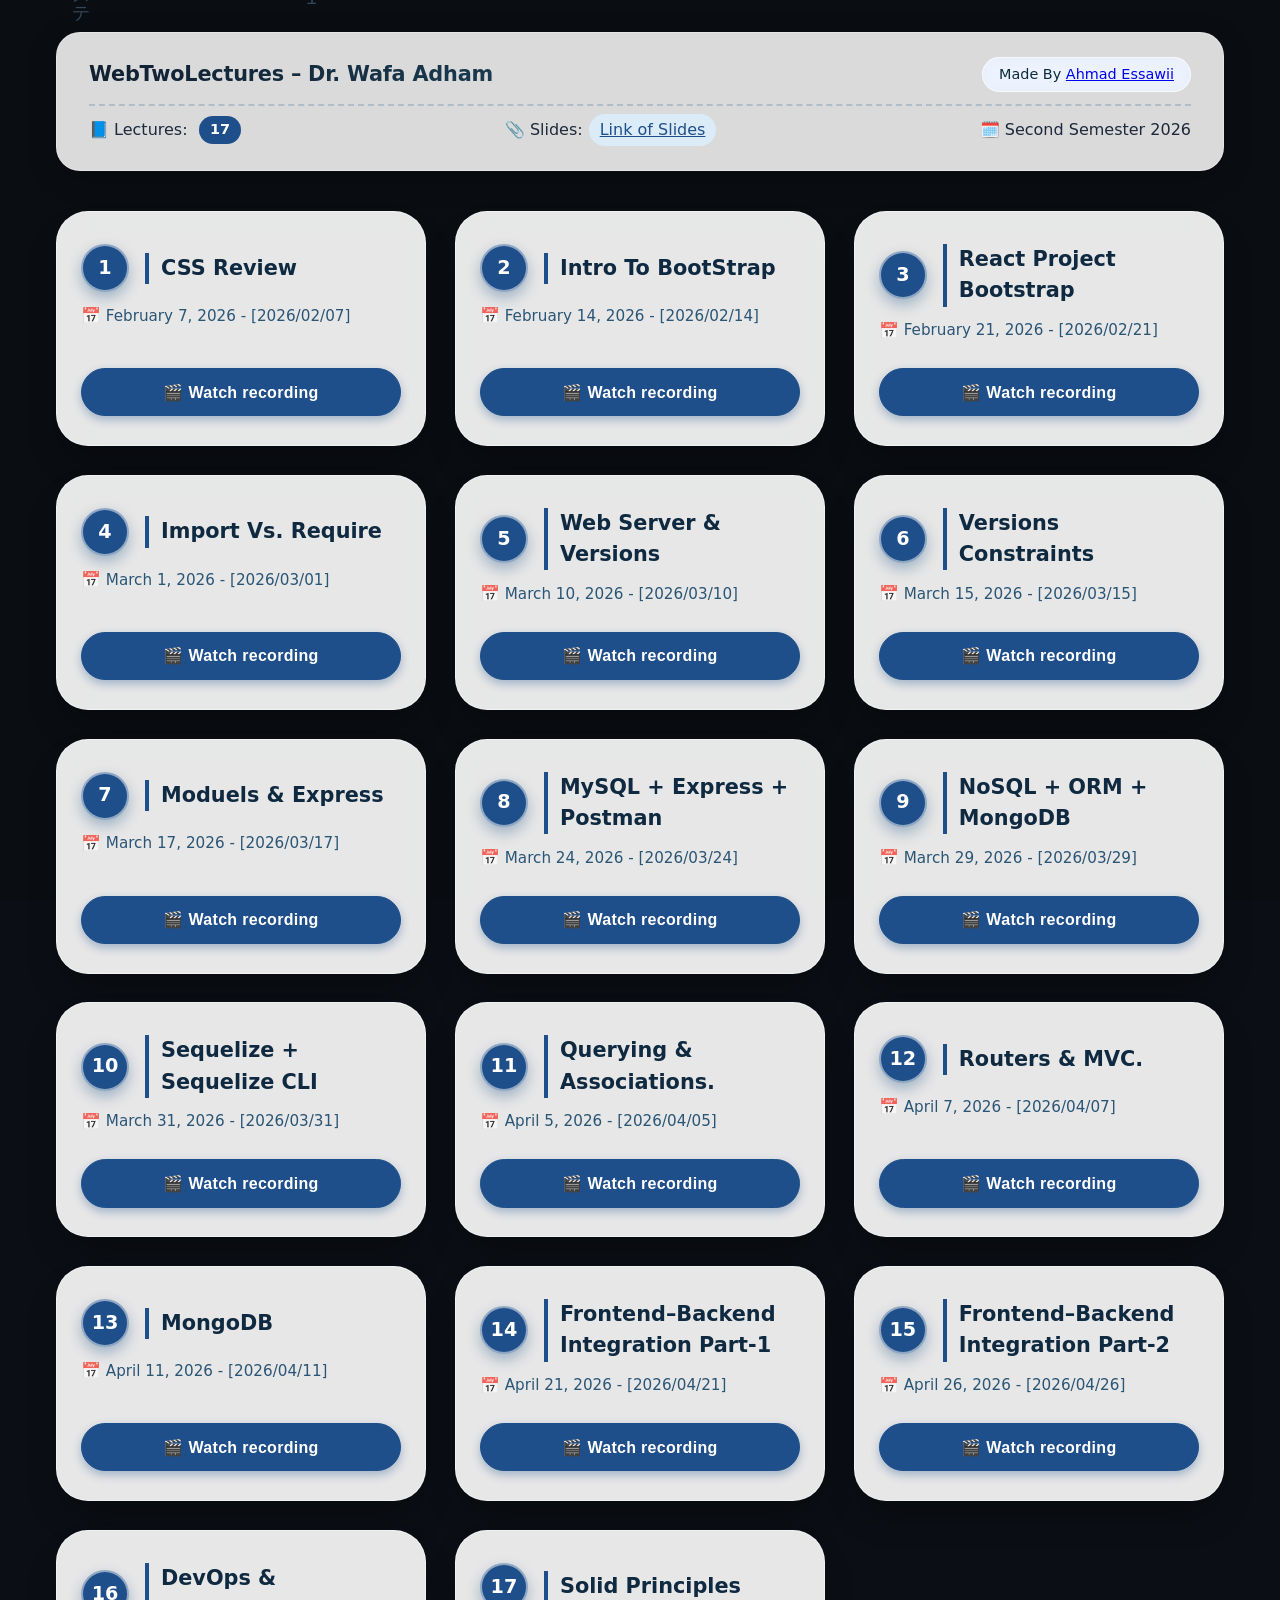
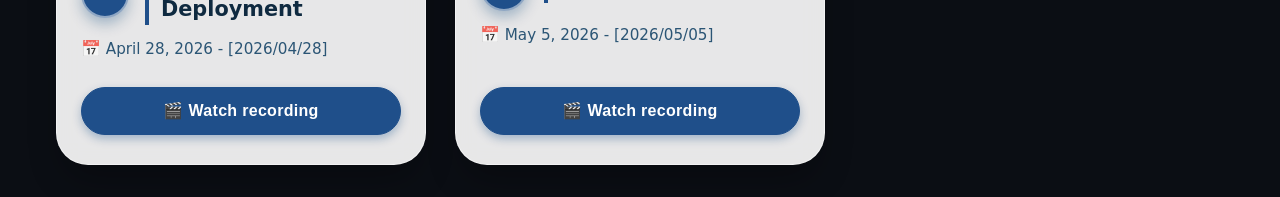
<file: index.html>
<!doctype html>
<html lang="en">
  <head>
    <meta charset="UTF-8" />
    <meta name="viewport" content="width=device-width, initial-scale=1.0" />
    <title>WebTwoLectures · Dr. Wafa Adham · recordings</title>
    <link rel="icon" type="image/png" href="./assets/favicon.svg" />
    <link rel="stylesheet" href="./styles/style.css" />
  </head>
  <body>
    <canvas id="bg-canvas"></canvas>
    <div class="container">
      <header class="header">
        <div class="header-top">
          <span>WebTwoLectures – Dr. Wafa Adham</span>
          <span
            >Made By
            <a href="https://github.com/ahmadessawii06">Ahmad Essawii</a>
          </span>
        </div>
        <div class="header-bottom">
          <span>📘 Lectures: <span id="lecture-count">0</span></span>
          <span
            >📎 Slides:
            <a
              href="https://drive.google.com/drive/folders/1V4lIBkTQLwHPSqHY-ybVplbTp9C6y59g?usp=sharing"
              target="_blank"
              >Link of Slides</a
            >
          </span>
          <span>🗓️ Second Semester 2026</span>
        </div>
      </header>
      <section class="cards-grid" id="cards-grid"></section>
    </div>
  <script type="module" src="scripts/main.js"></script>
  </body>
</html>
</file>
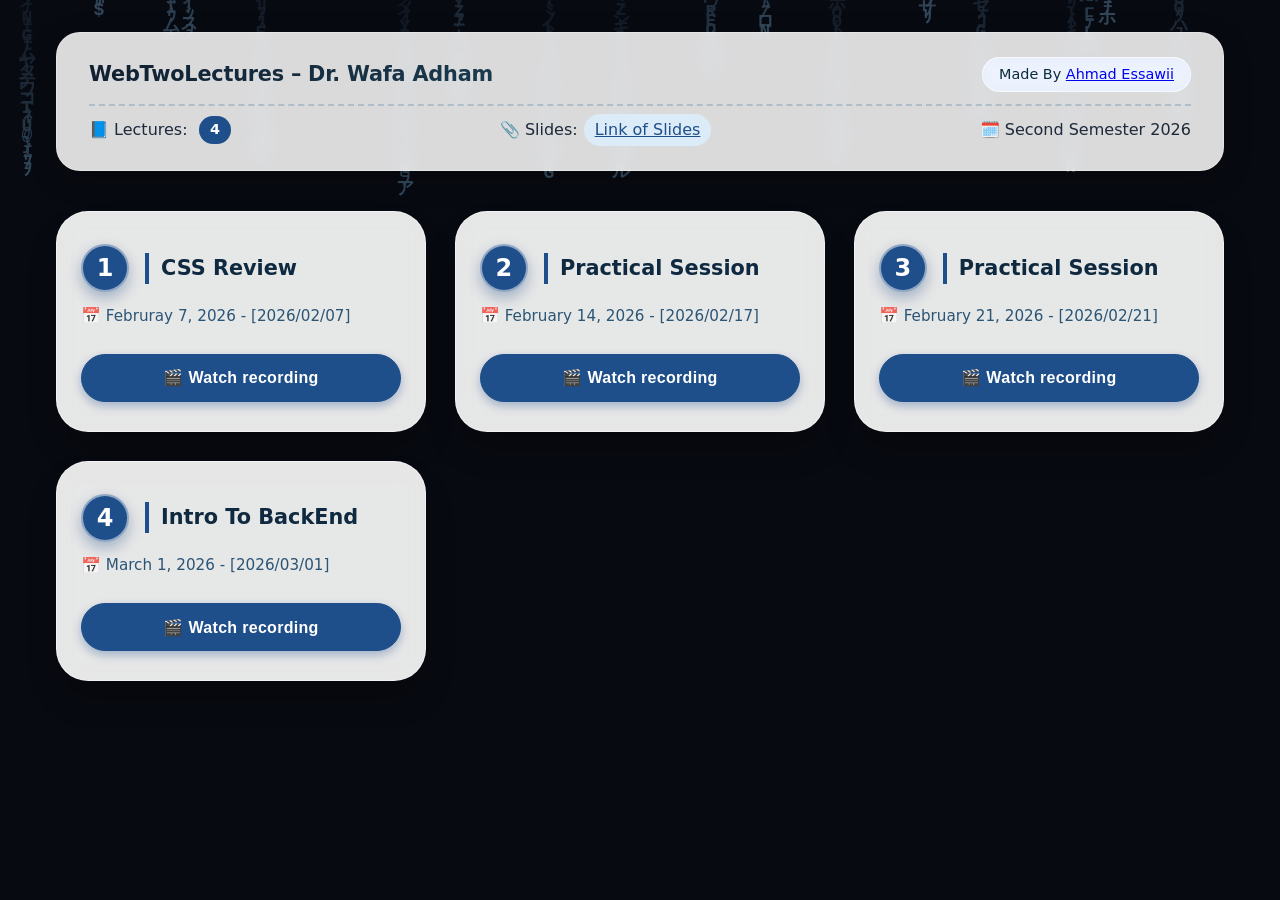
<file: Wafa.html>
<!doctype html>
<html lang="en">
  <head>
    <meta charset="UTF-8" />
    <meta name="viewport" content="width=device-width, initial-scale=1.0" />
    <title>WebTwoLectures · Dr. Wafa Adham · recordings</title>
    <link rel="icon" type="image/png" href="favicon.svg" />
    <style>
      /* ----- RESET & BASE (with background canvas) ----- */
      * {
        margin: 0;
        padding: 0;
        box-sizing: border-box;
      }

      body {
        font-family:
          "Inter",
          system-ui,
          "Segoe UI",
          sans-serif;
        line-height: 1.5;
        color: #1e293b;
        min-height: 100vh;
        position: relative;
        background-color: #0b0e14; /* fallback dark */
      }

      /* canvas for moving code background (matrix-like rain) */
      #bg-canvas {
        position: fixed;
        top: 0;
        left: 0;
        width: 100%;
        height: 100%;
        z-index: 0;
        pointer-events: none;
        opacity: 0.3; /* slightly more subtle to let cards pop */
      }

      /* main container – centered, max width, sits above canvas */
      .container {
        max-width: 1200px;
        width: 100%;
        margin: 0 auto;
        padding: 2rem 1rem;
        position: relative;
        z-index: 2;
      }

      /* ----- HEADER RECTANGLE (with translucency) ----- */
      .header {
        background: rgba(255, 255, 255, 0.85);
        backdrop-filter: blur(8px);
        -webkit-backdrop-filter: blur(8px);
        border-radius: 24px;
        padding: 1.5rem 2rem;
        margin-bottom: 2.5rem;
        box-shadow: 0 8px 30px rgba(0, 0, 0, 0.2);
        border: 1px solid rgba(255, 255, 255, 0.3);
      }

      .header-top {
        display: flex;
        flex-wrap: wrap;
        justify-content: space-between;
        align-items: center;
        gap: 1rem 1.5rem;
        margin-bottom: 0.75rem;
      }

      .header-top span:first-child {
        font-weight: 600;
        font-size: 1.3rem;
        letter-spacing: -0.01em;
        background: linear-gradient(145deg, #0f1e2f, #1b3b4f);
        -webkit-background-clip: text;
        -webkit-text-fill-color: transparent;
        background-clip: text;
      }

      .header-top span:last-child {
        background: rgba(230, 240, 255, 0.7);
        backdrop-filter: blur(4px);
        padding: 0.35rem 1rem;
        border-radius: 40px;
        font-size: 0.9rem;
        font-weight: 500;
        color: #0c2b3b;
        border: 1px solid rgba(255, 255, 255, 0.6);
      }

      .header-bottom {
        display: flex;
        flex-wrap: wrap;
        justify-content: space-between;
        align-items: center;
        gap: 0.75rem 2rem;
        padding-top: 0.5rem;
        border-top: 2px dashed rgba(0, 70, 120, 0.2);
      }

      .header-bottom span {
        display: inline-flex;
        align-items: center;
        gap: 0.4rem;
        font-size: 1rem;
      }

      .header-bottom a {
        color: #1f4f8a;
        
        font-weight: 500;
        padding: 0.2rem 0.6rem;
        background: rgba(220, 240, 255, 0.8);
        border-radius: 30px;
        transition: all 0.2s;
        border: 1px solid transparent;
      }

      .header-bottom a:hover {
        background: white;
        border-color: #1f4f8a;
        box-shadow: 0 2px 8px rgba(0, 70, 150, 0.25);
      }

      #lecture-count {
        background: #1f4f8a;
        color: white;
        font-weight: 600;
        padding: 0.2rem 0.7rem;
        border-radius: 40px;
        margin-left: 0.3rem;
        font-size: 0.9rem;
      }

      /* ----- LECTURE CARDS GRID (glassmorphism) ----- */
      .cards-grid {
        display: grid;
        grid-template-columns: repeat(auto-fit, minmax(280px, 1fr));
        gap: 1.8rem;
      }

      .card {
        background: rgba(255, 255, 255, 0.9);
        backdrop-filter: blur(12px);
        -webkit-backdrop-filter: blur(12px);
        border-radius: 32px;
        padding: 2rem 1.5rem 1.8rem 1.5rem;
        box-shadow: 0 20px 35px -8px rgba(0, 0, 0, 0.3);
        transition: all 0.25s ease;
        border: 1px solid rgba(255, 255, 255, 0.5);
        display: flex;
        flex-direction: column;
      }

      .card:hover {
        transform: translateY(-6px);
        box-shadow: 0 28px 40px -12px rgba(0, 30, 60, 0.4);
        background: rgba(255, 255, 255, 0.95);
        border-color: rgba(255, 255, 255, 0.9);
      }

      /* circular lecture number */
      .lecture-circle {
        width: 48px;
        height: 48px;
        border-radius: 50%;
        background: #1f4f8a;
        color: white;
        display: flex;
        align-items: center;
        justify-content: center;
        font-weight: 700;
        font-size: 1.5rem;
        box-shadow: 0 6px 14px rgba(0, 60, 120, 0.3);
        border: 2px solid rgba(255, 255, 255, 0.5);
      }

      .lecture-header {
        display: flex;
        align-items: center;
        gap: 1rem;
        margin-bottom: 0.75rem;
      }

      .card .title {
        font-size: 1.3rem;
        font-weight: 600;
        color: #0f2a40;
        margin-bottom: 0;
        border-left: 4px solid #1f4f8a;
        padding-left: 0.75rem;
      }

      .card .date {
        font-size: 0.95rem;
        color: #2b5575;
        margin-bottom: 1.6rem;
        display: flex;
        align-items: center;
        gap: 0.3rem;
      }

      .card .date::before {
        content: "📅";
        font-size: 1rem;
        opacity: 0.8;
      }

      .card .btn {
        background: #1f4f8a;
        border: none;
        color: white;
        font-weight: 600;
        font-size: 1rem;
        padding: 0.85rem 1rem;
        border-radius: 50px;
        cursor: pointer;
        transition: 0.15s;
        margin-top: auto;
        border: 1px solid #1f4f8a;
        box-shadow: 0 4px 10px rgba(0, 60, 130, 0.3);
        letter-spacing: 0.3px;
        text-align: center;
      }

      .card .btn:hover {
        background: #0f3a6b;
        border-color: #0f3a6b;
        box-shadow: 0 8px 16px rgba(0, 60, 130, 0.4);
      }

      .card .btn:active {
        background: #09223f;
        transform: scale(0.98);
      }

      /* small screens adjustments */
      @media (max-width: 640px) {
        .container {
          padding: 1rem 0.8rem;
        }
        .header {
          padding: 1.2rem 1.2rem;
        }
        .header-top {
          flex-direction: column;
          align-items: start;
        }
        .header-bottom {
          flex-direction: column;
          align-items: start;
        }
      }
    </style>
  </head>
  <body>
    <!-- canvas background with moving "code rain" -->
    <canvas id="bg-canvas"></canvas>

    <div class="container">
      <!-- HEADER RECTANGLE -->
      <header class="header">
        <div class="header-top">
          <span>WebTwoLectures – Dr. Wafa Adham</a></span>
          <span>Made By 
            <a href="https://github.com/ahmadessawii06">Ahmad Essawii</a>
          </span>
        </div>
        <div class="header-bottom">
          <span>📘 Lectures: <span id="lecture-count">0</span></span>
          <span
            >📎 Slides:
            <a
              href="https://drive.google.com/drive/folders/1V4lIBkTQLwHPSqHY-ybVplbTp9C6y59g?usp=sharing"
              target="_blank"
              >Link of Slides</a
            >
          
            </span
          >
          
          <span>🗓️ Second Semester 2026</span>
        </div>
      </header>

      <!-- DYNAMIC CARD GRID (populated by javascript) -->
      <section class="cards-grid" id="cards-grid"></section>
    </div>

    <script>
      (function () {
        // ---------- LECTURE DATA (from user's actual Zoom recordings) ----------
        const lectures = [
          {
            number: 1,
            title: "CSS Review",
            date: "Februray 7, 2026 - [2026/02/07]",
            link: "https://najah.zoom.us/rec/share/GfE-yw1L3OrrpK7-4_NmH1Y3TwqD2L9-RE25ZGmRzAyy_fQp3EruBz7EmFxIPZs.f6yiy4x49yTmpgh8?startTime=1770466561000",
          },
          {
            number: 2,
            title: "Practical Session",
            date: "February 14, 2026 - [2026/02/17]",
            link: "https://najah.zoom.us/rec/share/jnXrUs1vDCTF4bRG0u16ZXqkDj1YrtQehoxVa2Ew5Ub48dmpmYC-75fMTHrUCfCi.45mSQeHfV4mw-sJD",
          },
          {
            number: 3,
            title: "Practical Session ",
            date: "February 21, 2026 - [2026/02/21]",
            link: "https://najah.zoom.us/rec/share/7LRQXY2UVmUPSsKy1CGQSZcBMBHV3ytzP3WPhrN10jWZZxvfjTk7bTBpKIPqD6b_.JC_ZhQcYJ_AnfVmu",
          },
          {
            number: 4,
            title: "Intro To BackEnd",
            date: "March 1, 2026 - [2026/03/01]",
            link: "https://najah.zoom.us/rec/play/i_cV4PdIHhkvTe6BQpdP_ZTJgqVLvc-HzaQJjQdWLXVQ7LXCrk9OmTTt67cMD9HKwfHPK_b2mYHsZJ2e.Ub-_vFTDfuTBlhVH?eagerLoadZvaPages=sidemenu.billing.plan_management&accessLevel=meeting&canPlayFromShare=true&from=share_recording_detail&continueMode=true&componentName=rec-play&originRequestUrl=https%3A%2F%2Fnajah.zoom.us%2Frec%2Fshare%2F3Xel1XxLfGbRfmLXL_6y4lkHfo3B3DHZxlm2fSU-pmNyiH1silzrjMYjBRPKV92r.Tso4KuNnG_EYph1h",
          },
        ];

        // ---------- RENDER CARDS WITH CIRCLE NUMBER & REAL ZOOM LINKS ----------
        function renderLectureCards() {
          const grid = document.getElementById("cards-grid");
          if (!grid) return;

          grid.innerHTML = "";

          lectures.forEach((lect) => {
            const card = document.createElement("div");
            card.className = "card";

            // using a circle for lecture number + separate title
            card.innerHTML = `
            <div class="lecture-header">
              <div class="lecture-circle">${lect.number}</div>
              <p class="title">${lect.title}</p>
            </div>
            <p class="date">${lect.date}</p>
            <button class="btn" data-link="${lect.link}">🎬 Watch recording</button>
          `;

            // attach click handler to open Zoom link in new tab
            const button = card.querySelector(".btn");
            button.addEventListener("click", (e) => {
              e.preventDefault();
              const link = button.getAttribute("data-link");
              if (link) {
                window.open(link, "_blank", "noopener,noreferrer");
              } else {
                alert("Recording link not available.");
              }
            });

            grid.appendChild(card);
          });

          // update header count
          document.getElementById("lecture-count").textContent =
            lectures.length;
        }

        // run on DOM ready
        if (document.readyState === "loading") {
          document.addEventListener("DOMContentLoaded", renderLectureCards);
        } else {
          renderLectureCards();
        }

        // ---------- BACKGROUND "CODE RAIN" (matrix-like, keeps the vibe) ----------
        const canvas = document.getElementById("bg-canvas");
        const ctx = canvas.getContext("2d");

        let width, height;
        let columns = [];
        const fontSize = 18; // size of each "character"
        const chars =
          "01アイウエオカキクケコサシスセソタチツテトナニヌネノハヒフヘホマミムメモヤユヨラリルレロワヲンｱｲｳｴｵｶｷｸｹｺｻｼｽｾｿﾀﾁﾂﾃﾄﾅﾆﾇﾈﾉﾊﾋﾌﾍﾎﾏﾐﾑﾒﾓﾔﾕﾖﾗﾘﾙﾚﾛﾜｦﾝABCDEFGHIJKLMNOPQRSTUVWXYZ{}[]<>/\\|=+-_*&^%$#@!~";

        function initCanvas() {
          width = window.innerWidth;
          height = window.innerHeight;
          canvas.width = width;
          canvas.height = height;

          // number of columns based on character width
          const colCount = Math.ceil(width / fontSize);
          columns = [];
          for (let i = 0; i < colCount; i++) {
            columns[i] = Math.floor(Math.random() * -height); // start above screen
          }
        }

        function drawRain() {
          // semi-transparent black to create trail effect
          ctx.fillStyle = "rgba(8, 12, 18, 0.07)";
          ctx.fillRect(0, 0, width, height);

          ctx.fillStyle = "#8dd0ff"; // light blue code
          ctx.font = `bold ${fontSize}px 'Courier New', monospace`;
          ctx.textAlign = "center";

          for (let i = 0; i < columns.length; i++) {
            // pick a random character
            const char = chars[Math.floor(Math.random() * chars.length)];
            const x = i * fontSize + fontSize / 2;
            const y = columns[i];

            // draw character
            ctx.fillText(char, x, y);

            // move column down, reset if off screen
            if (y > height + fontSize) {
              columns[i] = -fontSize * Math.random() * 10;
            } else {
              columns[i] += fontSize * 0.5; // speed
            }
          }
          requestAnimationFrame(drawRain);
        }

        window.addEventListener("resize", () => {
          initCanvas();
        });

        // start background
        initCanvas();
        drawRain();
      })();
    </script>
  </body>
</html>
</file>
<file: styles/style.css>
/* ----- RESET & BASE ----- */
* {
  margin: 0;
  padding: 0;
  box-sizing: border-box;
}

body {
  font-family: "Inter", system-ui, "Segoe UI", sans-serif;
  line-height: 1.5;
  color: #1e293b;
  min-height: 100vh;
  position: relative;
  background-color: #0b0e14;
}

#bg-canvas {
  position: fixed;
  top: 0;
  left: 0;
  width: 100%;
  height: 100%;
  z-index: 0;
  pointer-events: none;
  opacity: 0.3;
}

.container {
  max-width: 1200px;
  width: 100%;
  margin: 0 auto;
  padding: 2rem 1rem;
  position: relative;
  z-index: 2;
}

/* ----- HEADER ----- */
.header {
  background: rgba(255, 255, 255, 0.85);
  backdrop-filter: blur(8px);
  -webkit-backdrop-filter: blur(8px);
  border-radius: 24px;
  padding: 1.5rem 2rem;
  margin-bottom: 2.5rem;
  box-shadow: 0 8px 30px rgba(0, 0, 0, 0.2);
  border: 1px solid rgba(255, 255, 255, 0.3);
}

.header-top {
  display: flex;
  flex-wrap: wrap;
  justify-content: space-between;
  align-items: center;
  gap: 1rem 1.5rem;
  margin-bottom: 0.75rem;
}

.header-top span:first-child {
  font-weight: 600;
  font-size: 1.3rem;
  letter-spacing: -0.01em;
  background: linear-gradient(145deg, #0f1e2f, #1b3b4f);
  -webkit-background-clip: text;
  -webkit-text-fill-color: transparent;
  background-clip: text;
}

.header-top span:last-child {
  background: rgba(230, 240, 255, 0.7);
  backdrop-filter: blur(4px);
  padding: 0.35rem 1rem;
  border-radius: 40px;
  font-size: 0.9rem;
  font-weight: 500;
  color: #0c2b3b;
  border: 1px solid rgba(255, 255, 255, 0.6);
}

.header-bottom {
  display: flex;
  flex-wrap: wrap;
  justify-content: space-between;
  align-items: center;
  gap: 0.75rem 2rem;
  padding-top: 0.5rem;
  border-top: 2px dashed rgba(0, 70, 120, 0.2);
}

.header-bottom span {
  display: inline-flex;
  align-items: center;
  gap: 0.4rem;
  font-size: 1rem;
}

.header-bottom a {
  color: #1f4f8a;
  font-weight: 500;
  padding: 0.2rem 0.6rem;
  background: rgba(220, 240, 255, 0.8);
  border-radius: 30px;
  transition: all 0.2s;
  border: 1px solid transparent;
}

.header-bottom a:hover {
  background: white;
  border-color: #1f4f8a;
  box-shadow: 0 2px 8px rgba(0, 70, 150, 0.25);
}

#lecture-count {
  background: #1f4f8a;
  color: white;
  font-weight: 600;
  padding: 0.2rem 0.7rem;
  border-radius: 40px;
  margin-left: 0.3rem;
  font-size: 0.9rem;
}

/* ----- CARDS GRID ----- */
.cards-grid {
  display: grid;
  grid-template-columns: repeat(auto-fit, minmax(280px, 1fr));
  gap: 1.8rem;
}

.card {
  background: rgba(255, 255, 255, 0.9);
  backdrop-filter: blur(12px);
  -webkit-backdrop-filter: blur(12px);
  border-radius: 32px;
  padding: 2rem 1.5rem 1.8rem 1.5rem;
  box-shadow: 0 20px 35px -8px rgba(0, 0, 0, 0.3);
  transition: all 0.25s ease;
  border: 1px solid rgba(255, 255, 255, 0.5);
  display: flex;
  flex-direction: column;
}

.card:hover {
  transform: translateY(-6px);
  box-shadow: 0 28px 40px -12px rgba(0, 30, 60, 0.4);
  background: rgba(255, 255, 255, 0.95);
  border-color: rgba(255, 255, 255, 0.9);
}




.lecture-circle {
  width: 48px;
  height: 48px;
  min-width: 48px; /* إضافة هذه السطر */
  border-radius: 50%;
  background: #1f4f8a;
  color: white;
  display: flex;
  align-items: center;
  justify-content: center;
  font-weight: 700;
  font-size: 1.2rem; /* تصغير الخط قليلاً إذا زاد عدد الأرقام */
  box-shadow: 0 6px 14px rgba(0, 60, 120, 0.3);
  border: 2px solid rgba(255, 255, 255, 0.5);
}

.lecture-header {
  display: flex;
  align-items: center;
  gap: 1rem;
  margin-bottom: 0.75rem;
}

.card .title {
  font-size: 1.3rem;
  font-weight: 600;
  color: #0f2a40;
  margin-bottom: 0;
  border-left: 4px solid #1f4f8a;
  padding-left: 0.75rem;
}

.card .date {
  font-size: 0.95rem;
  color: #2b5575;
  margin-bottom: 1.6rem;
  display: flex;
  align-items: center;
  gap: 0.3rem;
}

.card .date::before {
  content: "📅";
  font-size: 1rem;
  opacity: 0.8;
}

.card .btn {
  background: #1f4f8a;
  border: none;
  color: white;
  font-weight: 600;
  font-size: 1rem;
  padding: 0.85rem 1rem;
  border-radius: 50px;
  cursor: pointer;
  transition: 0.15s;
  margin-top: auto;
  border: 1px solid #1f4f8a;
  box-shadow: 0 4px 10px rgba(0, 60, 130, 0.3);
  letter-spacing: 0.3px;
  text-align: center;
}

.card .btn:hover {
  background: #0f3a6b;
  border-color: #0f3a6b;
  box-shadow: 0 8px 16px rgba(0, 60, 130, 0.4);
}

.card .btn:active {
  background: #09223f;
  transform: scale(0.98);
}

@media (max-width: 640px) {
  .container {
    padding: 1rem 0.8rem;
  }
  .header {
    padding: 1.2rem 1.2rem;
  }
  .header-top {
    flex-direction: column;
    align-items: start;
  }
  .header-bottom {
    flex-direction: column;
    align-items: start;
  }
}
</file>
